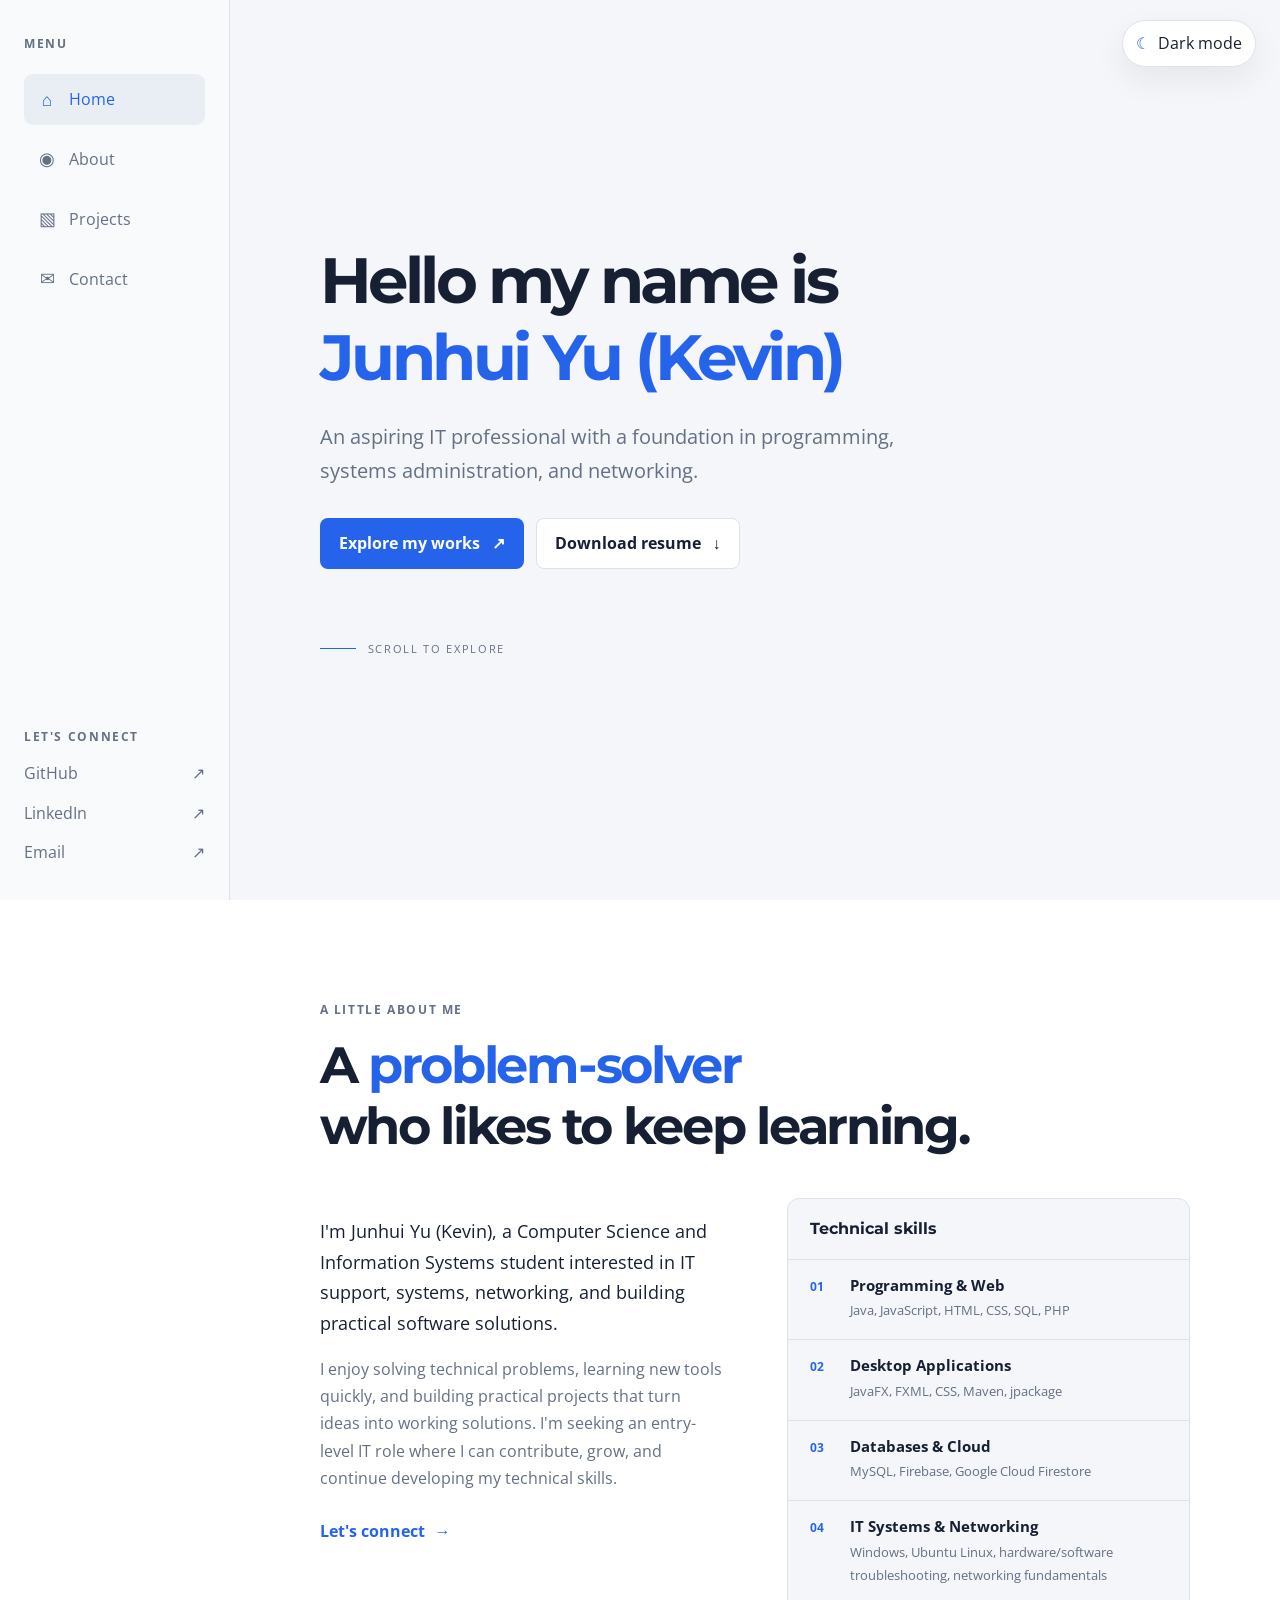
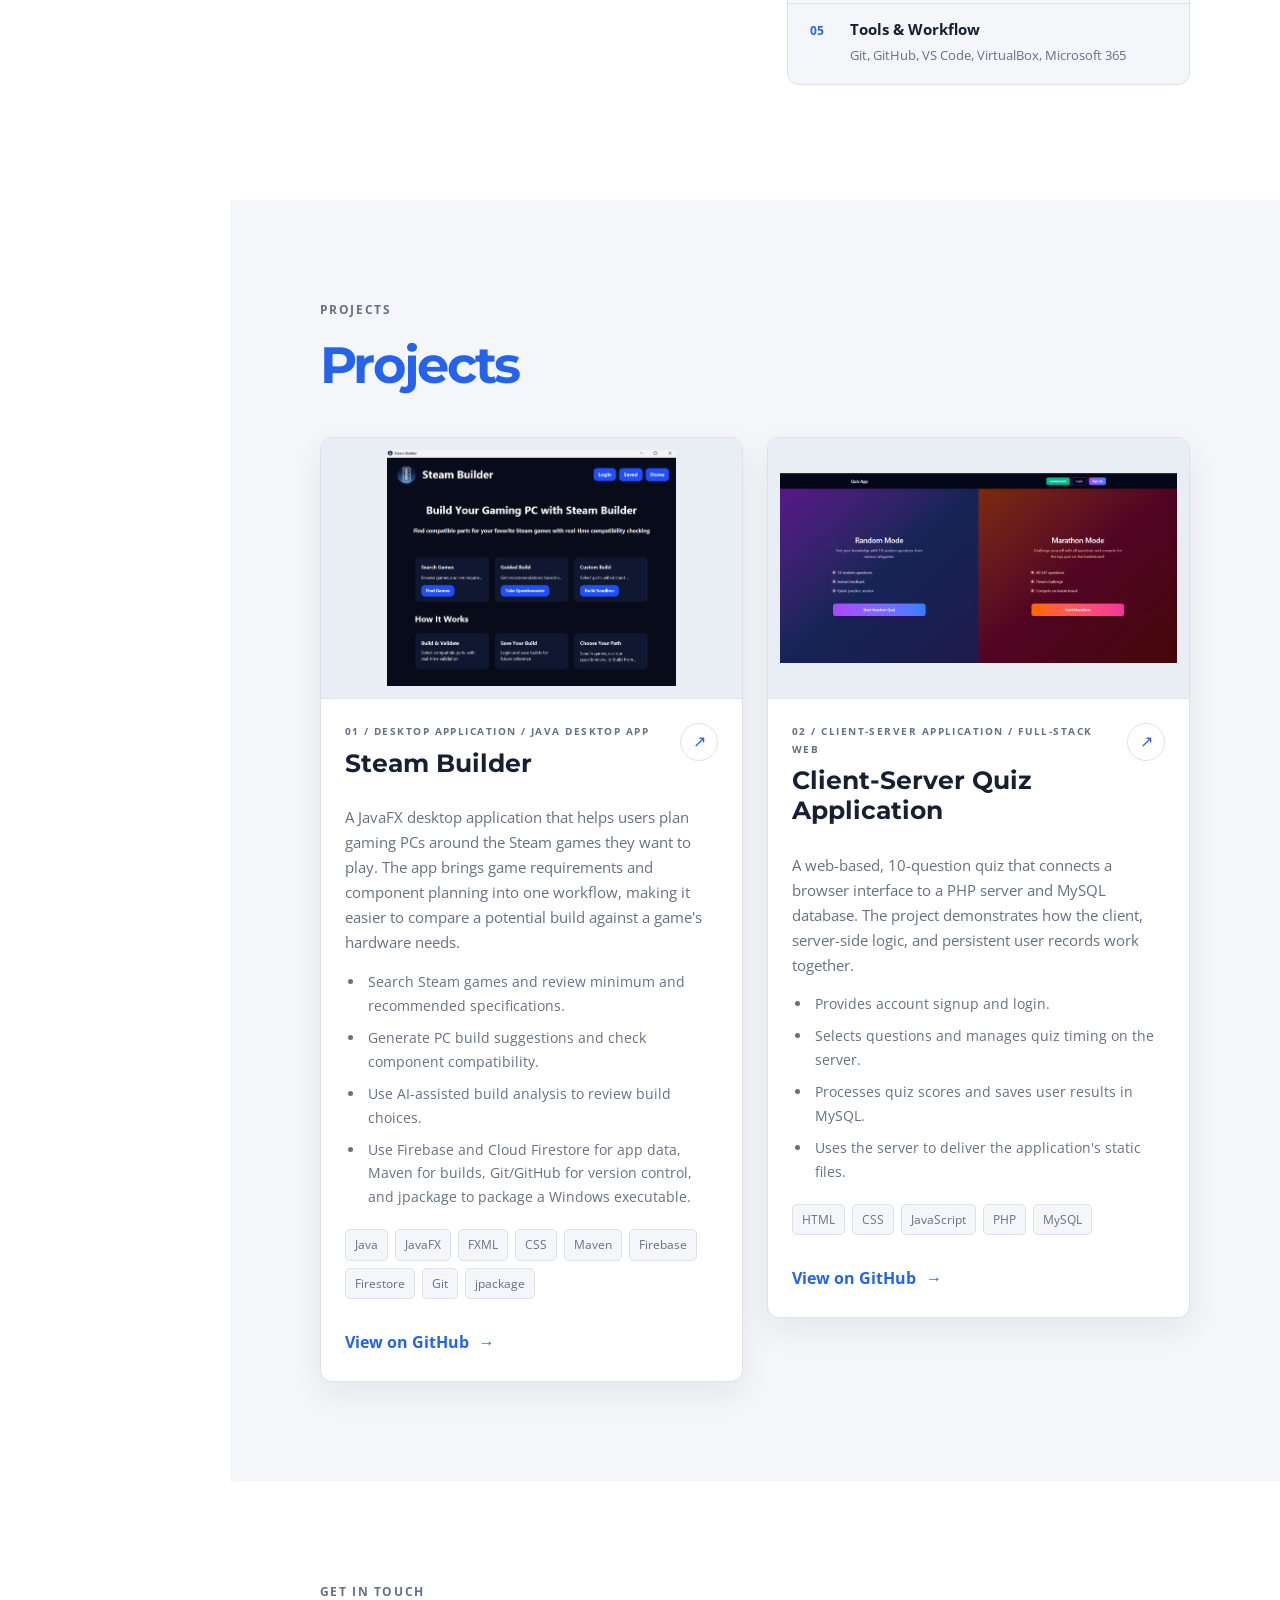
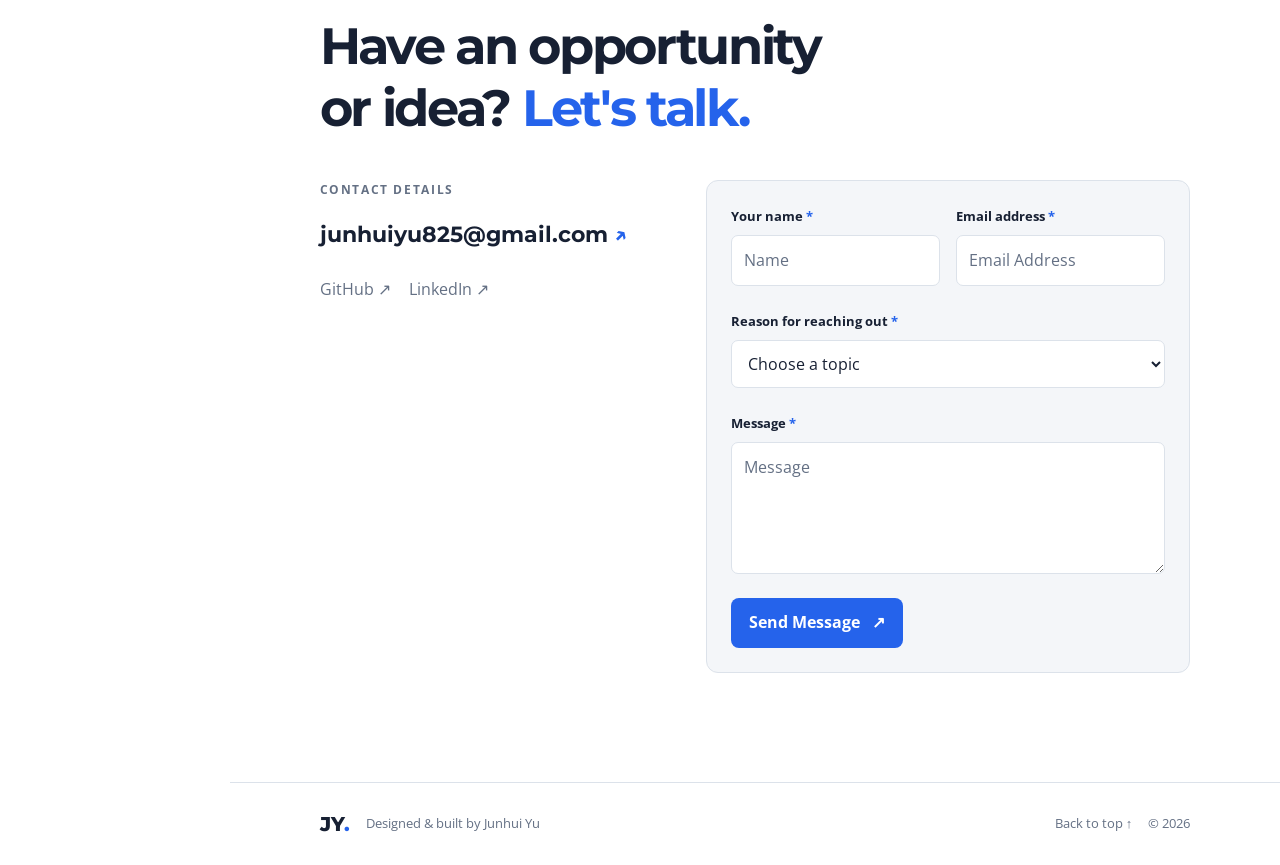
<file: index.html>
<!DOCTYPE html>
<html lang="en">
<head>
  <meta charset="UTF-8">
  <meta name="viewport" content="width=device-width, initial-scale=1.0">
  <meta name="description" content="Junhui Yu's portfolio showcasing IT skills, projects, and professional background.">
  <title>Junhui Yu | IT Portfolio</title>
  <link href="https://fonts.googleapis.com/css2?family=Montserrat:wght@700;800&family=Open+Sans:wght@400;700&display=swap" rel="stylesheet">
  <link rel="stylesheet" href="styles.css">
  <script src="script.js" defer></script>
</head>
<body>
<a class="skip-link" href="#home">Skip to content</a>

<button class="menu-toggle" id="menuToggle" type="button" aria-label="Open navigation menu" aria-controls="sidebar" aria-expanded="false">
  <span></span>
  <span></span>
  <span></span>
</button>

<button class="theme-toggle" id="themeToggle" type="button" aria-label="Switch to dark mode" aria-pressed="false">
  <span class="theme-icon" aria-hidden="true">☾</span>
  <span class="theme-label">Dark mode</span>
</button>

<aside class="sidebar" id="sidebar">
  <div class="sidebar-label">MENU</div>
  <nav class="navigation" aria-label="Main navigation">
    <a href="#home" class="nav-link active"><span class="nav-icon" aria-hidden="true">⌂</span>Home</a>
    <a href="#about" class="nav-link"><span class="nav-icon" aria-hidden="true">◉</span>About</a>
    <a href="#projects" class="nav-link"><span class="nav-icon" aria-hidden="true">▧</span>Projects</a>
    <a href="#contact" class="nav-link"><span class="nav-icon" aria-hidden="true">✉</span>Contact</a>
  </nav>

  <div class="sidebar-bottom">
    <p class="sidebar-label">LET'S CONNECT</p>
    <a href="https://github.com/Yu-J26" target="_blank" rel="noopener noreferrer">GitHub <span aria-hidden="true">↗</span></a>
    <a href="https://www.linkedin.com/in/junhuiyu" target="_blank" rel="noopener noreferrer">LinkedIn <span aria-hidden="true">↗</span></a>
    <a href="mailto:junhuiyu825@gmail.com">Email <span aria-hidden="true">↗</span></a>
  </div>
</aside>

<main class="main-content">
  <section id="home" class="section hero-section" aria-labelledby="hero-title">
    <div class="hero-copy">
      <h1 id="hero-title">Hello my name is<br><span>Junhui Yu (Kevin)</span></h1>
      <p class="hero-description">An aspiring IT professional with a foundation in programming, systems administration, and networking.</p>
      <div class="hero-buttons">
        <a href="#projects" class="button primary-button">Explore my works <span aria-hidden="true">↗</span></a>
        <a href="Junhui%20Yu%20Resume.pdf" class="button secondary-button" download="Junhui-Yu-Resume.pdf" aria-label="Download Junhui Yu resume as a PDF">Download resume <span aria-hidden="true">↓</span></a>
      </div>
    </div>
    <a class="scroll-cue" href="#about"><span class="scroll-line"></span>SCROLL TO EXPLORE</a>
  </section>

  <section id="about" class="section content-section" aria-labelledby="about-title">
    <div class="section-heading">
      <p class="eyebrow">A LITTLE ABOUT ME</p>
      <h2 id="about-title">A <span>problem-solver</span><br>who likes to keep learning.</h2>
    </div>

    <div class="about-grid">
      <div class="about-text">
        <p class="lead">I'm Junhui Yu (Kevin), a Computer Science and Information Systems student interested in IT support, systems, networking, and building practical software solutions.</p>
        <p>I enjoy solving technical problems, learning new tools quickly, and building practical projects that turn ideas into working solutions. I'm seeking an entry-level IT role where I can contribute, grow, and continue developing my technical skills.</p>
        <a class="text-link" href="#contact">Let's connect <span aria-hidden="true">→</span></a>
      </div>

      <div class="skills-panel">
        <div class="panel-heading">
          <h3>Technical skills</h3>
        </div>
        <div class="skill-row">
          <span class="skill-number">01</span>
          <div>
            <h4>Programming &amp; Web</h4>
            <p>Java, JavaScript, HTML, CSS, SQL, PHP</p>
          </div>
        </div>
        <div class="skill-row">
          <span class="skill-number">02</span>
          <div>
            <h4>Desktop Applications</h4>
            <p>JavaFX, FXML, CSS, Maven, jpackage</p>
          </div>
        </div>
        <div class="skill-row">
          <span class="skill-number">03</span>
          <div>
            <h4>Databases &amp; Cloud</h4>
            <p>MySQL, Firebase, Google Cloud Firestore</p>
          </div>
        </div>
        <div class="skill-row">
          <span class="skill-number">04</span>
          <div>
            <h4>IT Systems &amp; Networking</h4>
            <p>Windows, Ubuntu Linux, hardware/software troubleshooting, networking fundamentals</p>
          </div>
        </div>
        <div class="skill-row">
          <span class="skill-number">05</span>
          <div>
            <h4>Tools &amp; Workflow</h4>
            <p>Git, GitHub, VS Code, VirtualBox, Microsoft 365</p>
          </div>
        </div>
      </div>
    </div>
  </section>

  <section id="projects" class="section content-section projects-section" aria-labelledby="projects-title">
    <div class="section-heading section-heading-row">
      <div>
        <p class="eyebrow">Projects</p>
        <h2 id="projects-title"><span>Projects</span></h2>
      </div>
    </div>

    <div class="project-grid">
      <article class="project-card">
        <div class="project-art">
          <img class="project-screenshot" src="./SteamBuilder.PNG" alt="Screenshot of the Steam Builder desktop application">
        </div>
        <div class="project-info">
          <div class="project-title-row">
            <div>
              <p class="project-type">01 / DESKTOP APPLICATION / JAVA DESKTOP APP</p>
              <h3>Steam Builder</h3>
            </div>
            <a class="project-arrow" href="https://github.com/LoganARay/CSC325-Capstone" target="_blank" rel="noopener noreferrer" aria-label="View Steam Builder on GitHub">↗</a>
          </div>
          <p>A JavaFX desktop application that helps users plan gaming PCs around the Steam games they want to play. The app brings game requirements and component planning into one workflow, making it easier to compare a potential build against a game's hardware needs.</p>
          <ul class="project-feature-list">
            <li>Search Steam games and review minimum and recommended specifications.</li>
            <li>Generate PC build suggestions and check component compatibility.</li>
            <li>Use AI-assisted build analysis to review build choices.</li>
            <li>Use Firebase and Cloud Firestore for app data, Maven for builds, Git/GitHub for version control, and jpackage to package a Windows executable.</li>
          </ul>
          <div class="tag-list">
            <span>Java</span>
            <span>JavaFX</span>
            <span>FXML</span>
            <span>CSS</span>
            <span>Maven</span>
            <span>Firebase</span>
            <span>Firestore</span>
            <span>Git</span>
            <span>jpackage</span>
          </div>
          <a class="text-link" href="https://github.com/LoganARay/CSC325-Capstone" target="_blank" rel="noopener noreferrer">View on GitHub <span aria-hidden="true">→</span></a>
        </div>
      </article>

      <article class="project-card">
        <div class="project-art">
          <img class="project-screenshot" src="./QuizzApp.PNG" alt="Screenshot of the Client-Server Quiz Application">
        </div>
        <div class="project-info">
          <div class="project-title-row">
            <div>
              <p class="project-type">02 / CLIENT-SERVER APPLICATION / FULL-STACK WEB</p>
              <h3>Client-Server Quiz Application</h3>
            </div>
            <a class="project-arrow" href="https://github.com/Yu-J26/quiz-app" target="_blank" rel="noopener noreferrer" aria-label="View Quiz Application on GitHub">↗</a>
          </div>
          <p>A web-based, 10-question quiz that connects a browser interface to a PHP server and MySQL database. The project demonstrates how the client, server-side logic, and persistent user records work together.</p>
          <ul class="project-feature-list">
            <li>Provides account signup and login.</li>
            <li>Selects questions and manages quiz timing on the server.</li>
            <li>Processes quiz scores and saves user results in MySQL.</li>
            <li>Uses the server to deliver the application's static files.</li>
          </ul>
          <div class="tag-list">
            <span>HTML</span>
            <span>CSS</span>
            <span>JavaScript</span>
            <span>PHP</span>
            <span>MySQL</span>
          </div>
          <a class="text-link" href="https://github.com/Yu-J26/quiz-app" target="_blank" rel="noopener noreferrer">View on GitHub <span aria-hidden="true">→</span></a>
        </div>
      </article>
    </div>
  </section>

  <section id="contact" class="section content-section contact-section" aria-labelledby="contact-title">
    <div class="contact-top">
      <div class="section-heading">
        <p class="eyebrow">GET IN TOUCH</p>
        <h2 id="contact-title">Have an opportunity<br>or idea? <span>Let's talk.</span></h2>
      </div>
    </div>

    <div class="contact-grid">
      <div class="contact-details">
        <p class="contact-label">CONTACT DETAILS</p>
        <a class="email-link" href="mailto:junhuiyu825@gmail.com">junhuiyu825@gmail.com <span aria-hidden="true">↗</span></a>
        <div class="contact-socials">
          <a href="https://github.com/Yu-J26" target="_blank" rel="noopener noreferrer">GitHub ↗</a>
          <a href="https://www.linkedin.com/in/junhuiyu" target="_blank" rel="noopener noreferrer">LinkedIn ↗</a>
        </div>
      </div>

      <form id="contactForm" class="contact-form" novalidate>
        <div class="form-row">
          <div class="form-group">
            <label for="name">Your name <span>*</span></label>
            <input id="name" name="name" type="text" autocomplete="name" placeholder="Name" required>
            <small class="error-message" id="nameError"></small>
          </div>
          <div class="form-group">
            <label for="email">Email address <span>*</span></label>
            <input id="email" name="email" type="email" autocomplete="email" placeholder="Email Address" required>
            <small class="error-message" id="emailError"></small>
          </div>
        </div>

        <div class="form-group">
          <label for="reason">Reason for reaching out <span>*</span></label>
          <select id="reason" name="reason" required>
            <option value="">Choose a topic</option>
            <option value="Job opportunity">Job opportunity</option>
            <option value="Internship">Internship</option>
            <option value="Project collaboration">Project collaboration</option>
            <option value="General question">General question</option>
          </select>
          <small class="error-message" id="reasonError"></small>
        </div>

        <div class="form-group">
          <label for="message">Message <span>*</span></label>
          <textarea id="message" name="message" rows="4" placeholder="Message" required></textarea>
          <small class="error-message" id="messageError"></small>
        </div>

        <button type="submit" class="button primary-button submit-button">Send Message <span aria-hidden="true">↗</span></button>
      </form>
    </div>
  </section>

  <footer class="footer">
    <a class="footer-brand" href="#home">JY<span>.</span></a>
    <p>Designed &amp; built by Junhui Yu</p>
    <a href="#home">Back to top ↑</a>
    <span class="footer-year">© <span id="currentYear"></span></span>
  </footer>
</main>
</body>
</html>
</file>
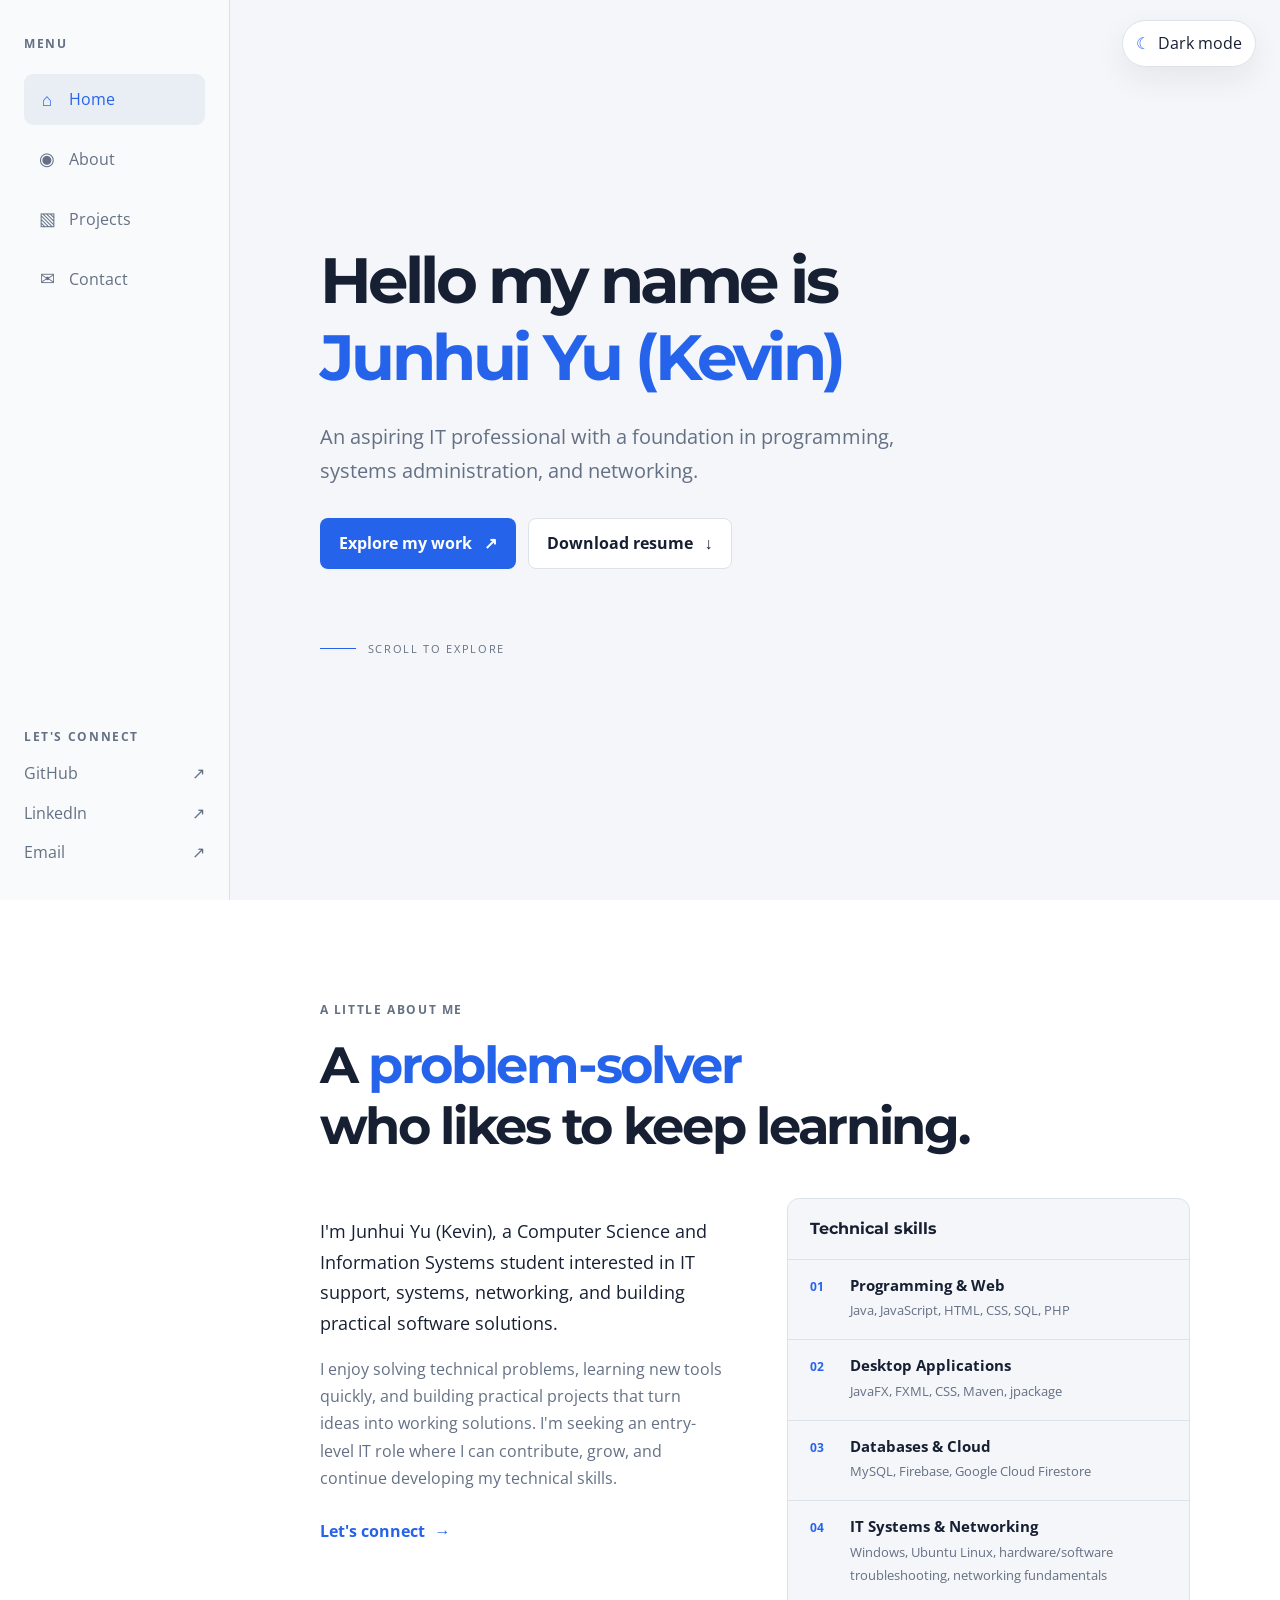
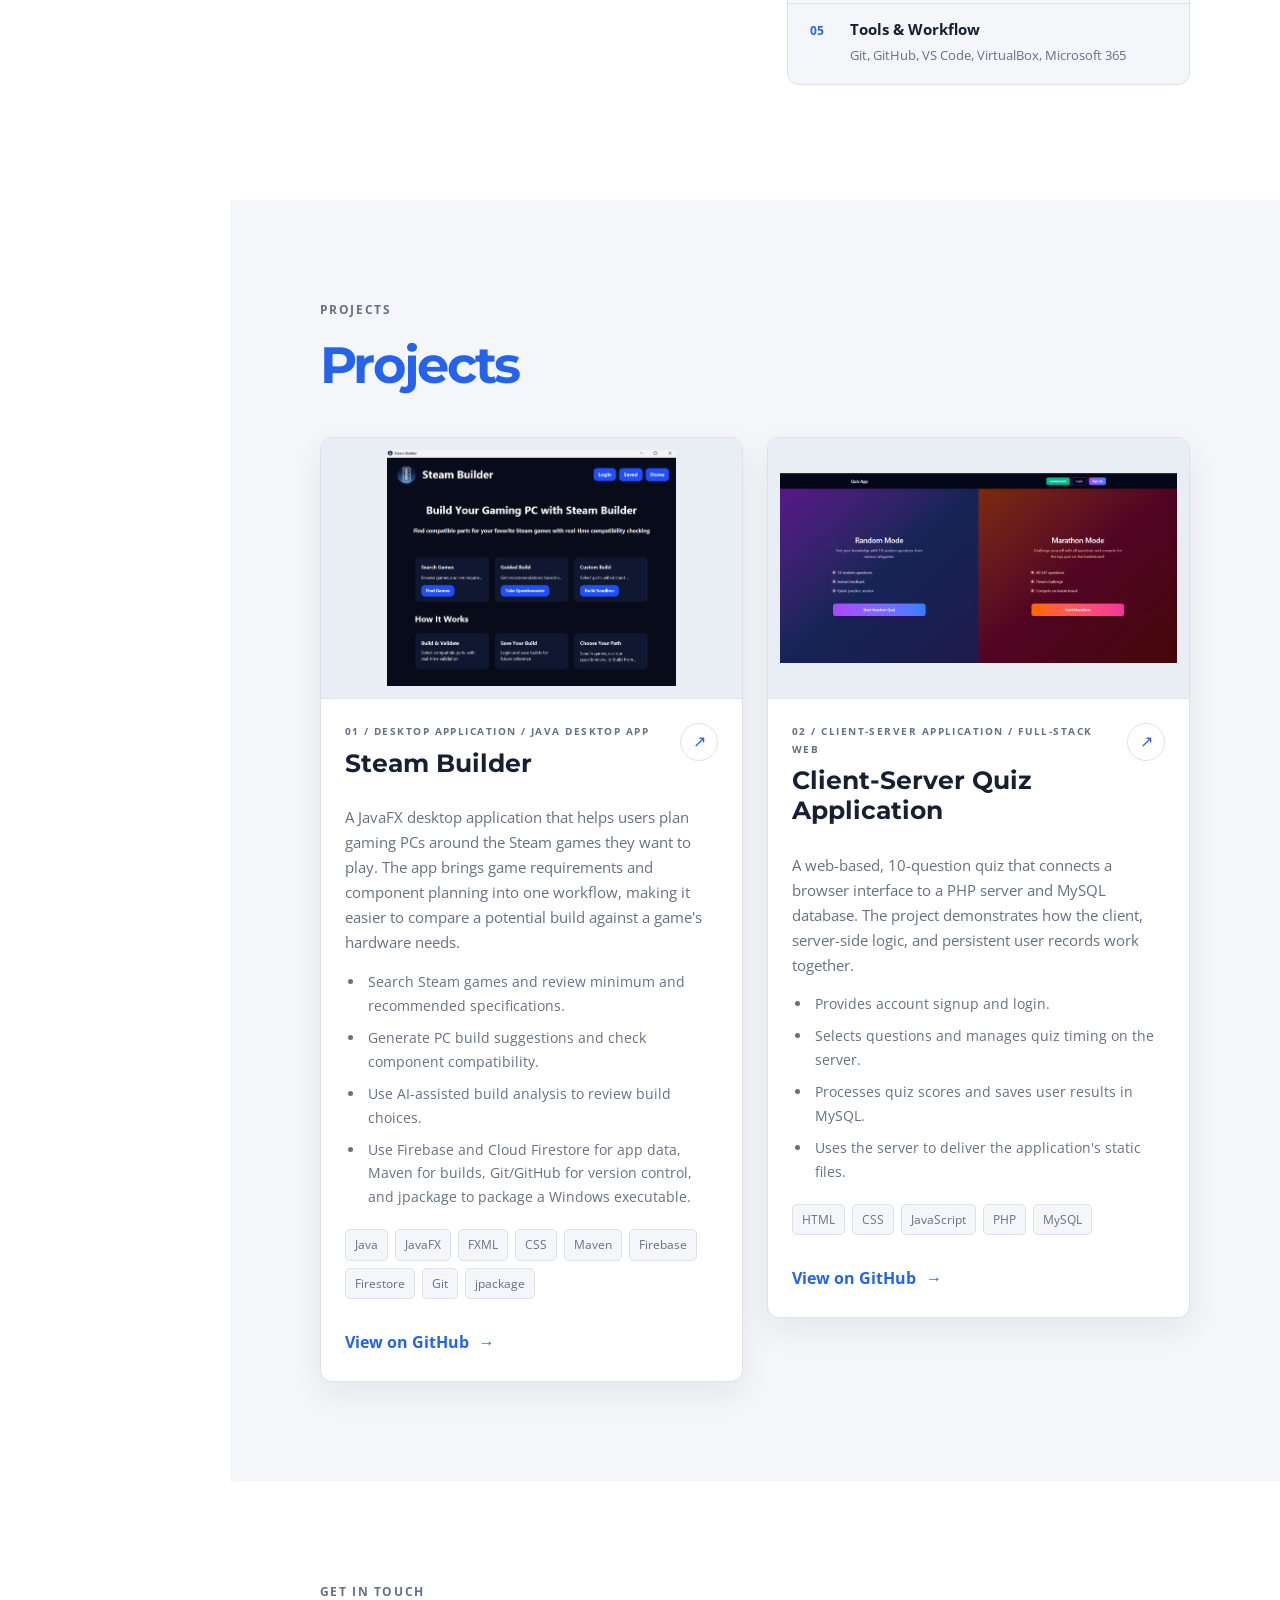
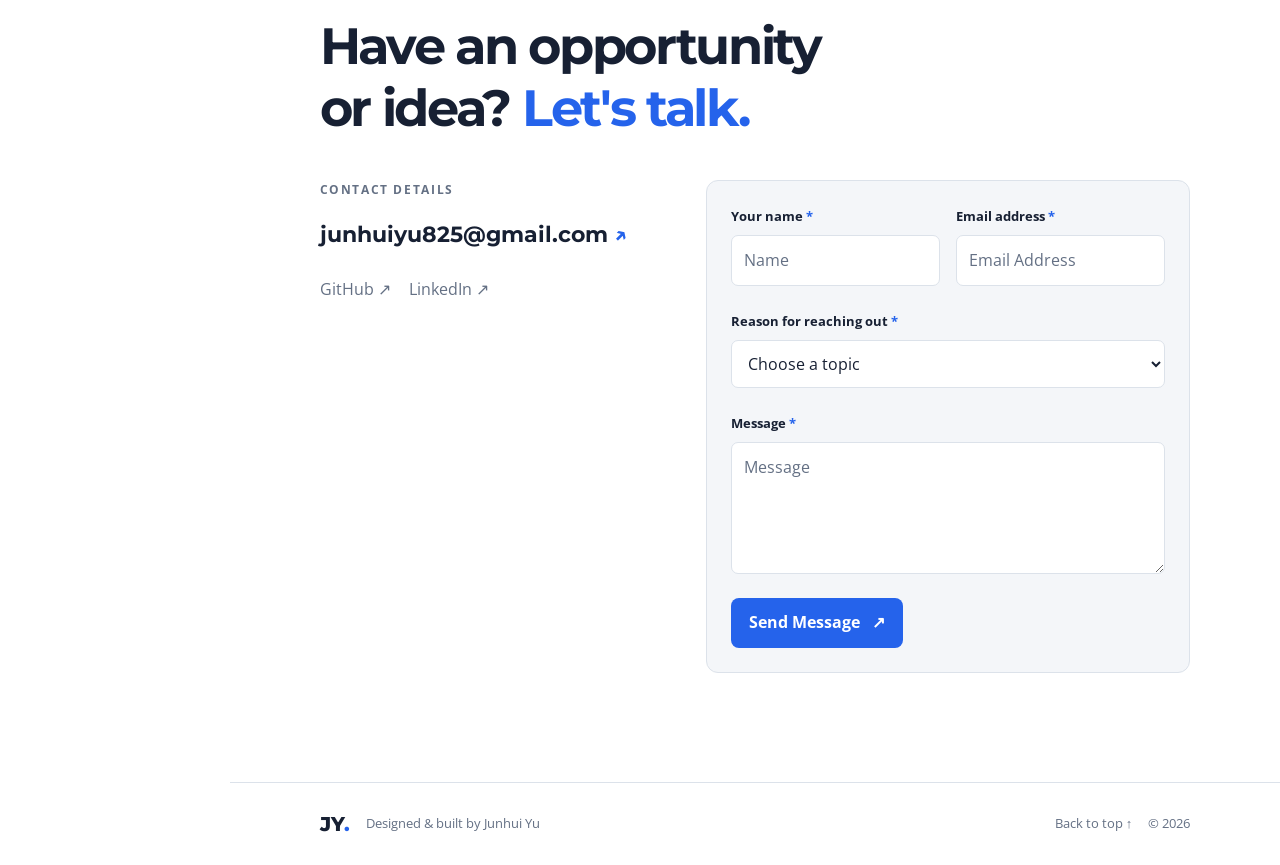
<file: Main.html>
<!DOCTYPE html>
<html lang="en">
<head>
  <meta charset="UTF-8">
  <meta name="viewport" content="width=device-width, initial-scale=1.0">
  <meta name="description" content="Junhui Yu's portfolio showcasing IT skills, projects, and professional background.">
  <title>Junhui Yu | IT Portfolio</title>
  <link href="https://fonts.googleapis.com/css2?family=Montserrat:wght@700;800&family=Open+Sans:wght@400;700&display=swap" rel="stylesheet">
  <link rel="stylesheet" href="styles.css">
  <script src="script.js" defer></script>
</head>
<body>
<a class="skip-link" href="#home">Skip to content</a>

<button class="menu-toggle" id="menuToggle" type="button" aria-label="Open navigation menu" aria-controls="sidebar" aria-expanded="false">
  <span></span>
  <span></span>
  <span></span>
</button>

<button class="theme-toggle" id="themeToggle" type="button" aria-label="Switch to dark mode" aria-pressed="false">
  <span class="theme-icon" aria-hidden="true">☾</span>
  <span class="theme-label">Dark mode</span>
</button>

<aside class="sidebar" id="sidebar">
  <div class="sidebar-label">MENU</div>
  <nav class="navigation" aria-label="Main navigation">
    <a href="#home" class="nav-link active"><span class="nav-icon" aria-hidden="true">⌂</span>Home</a>
    <a href="#about" class="nav-link"><span class="nav-icon" aria-hidden="true">◉</span>About</a>
    <a href="#projects" class="nav-link"><span class="nav-icon" aria-hidden="true">▧</span>Projects</a>
    <a href="#contact" class="nav-link"><span class="nav-icon" aria-hidden="true">✉</span>Contact</a>
  </nav>

  <div class="sidebar-bottom">
    <p class="sidebar-label">LET'S CONNECT</p>
    <a href="https://github.com/Yu-J26" target="_blank" rel="noopener noreferrer">GitHub <span aria-hidden="true">↗</span></a>
    <a href="https://www.linkedin.com/in/junhuiyu" target="_blank" rel="noopener noreferrer">LinkedIn <span aria-hidden="true">↗</span></a>
    <a href="mailto:junhuiyu825@gmail.com">Email <span aria-hidden="true">↗</span></a>
  </div>
</aside>

<main class="main-content">
  <section id="home" class="section hero-section" aria-labelledby="hero-title">
    <div class="hero-copy">
      <h1 id="hero-title">Hello my name is<br><span>Junhui Yu (Kevin)</span></h1>
      <p class="hero-description">An aspiring IT professional with a foundation in programming, systems administration, and networking.</p>
      <div class="hero-buttons">
        <a href="#projects" class="button primary-button">Explore my work <span aria-hidden="true">↗</span></a>
        <a href="Junhui%20Yu%20Resume.pdf" class="button secondary-button" download="Junhui-Yu-Resume.pdf" aria-label="Download Junhui Yu resume as a PDF">Download resume <span aria-hidden="true">↓</span></a>
      </div>
    </div>
    <a class="scroll-cue" href="#about"><span class="scroll-line"></span>SCROLL TO EXPLORE</a>
  </section>

  <section id="about" class="section content-section" aria-labelledby="about-title">
    <div class="section-heading">
      <p class="eyebrow">A LITTLE ABOUT ME</p>
      <h2 id="about-title">A <span>problem-solver</span><br>who likes to keep learning.</h2>
    </div>

    <div class="about-grid">
      <div class="about-text">
        <p class="lead">I'm Junhui Yu (Kevin), a Computer Science and Information Systems student interested in IT support, systems, networking, and building practical software solutions.</p>
        <p>I enjoy solving technical problems, learning new tools quickly, and building practical projects that turn ideas into working solutions. I'm seeking an entry-level IT role where I can contribute, grow, and continue developing my technical skills.</p>
        <a class="text-link" href="#contact">Let's connect <span aria-hidden="true">→</span></a>
      </div>

      <div class="skills-panel">
        <div class="panel-heading">
          <h3>Technical skills</h3>
        </div>
        <div class="skill-row">
          <span class="skill-number">01</span>
          <div>
            <h4>Programming &amp; Web</h4>
            <p>Java, JavaScript, HTML, CSS, SQL, PHP</p>
          </div>
        </div>
        <div class="skill-row">
          <span class="skill-number">02</span>
          <div>
            <h4>Desktop Applications</h4>
            <p>JavaFX, FXML, CSS, Maven, jpackage</p>
          </div>
        </div>
        <div class="skill-row">
          <span class="skill-number">03</span>
          <div>
            <h4>Databases &amp; Cloud</h4>
            <p>MySQL, Firebase, Google Cloud Firestore</p>
          </div>
        </div>
        <div class="skill-row">
          <span class="skill-number">04</span>
          <div>
            <h4>IT Systems &amp; Networking</h4>
            <p>Windows, Ubuntu Linux, hardware/software troubleshooting, networking fundamentals</p>
          </div>
        </div>
        <div class="skill-row">
          <span class="skill-number">05</span>
          <div>
            <h4>Tools &amp; Workflow</h4>
            <p>Git, GitHub, VS Code, VirtualBox, Microsoft 365</p>
          </div>
        </div>
      </div>
    </div>
  </section>

  <section id="projects" class="section content-section projects-section" aria-labelledby="projects-title">
    <div class="section-heading section-heading-row">
      <div>
        <p class="eyebrow">Projects</p>
        <h2 id="projects-title"><span>Projects</span></h2>
      </div>
    </div>

    <div class="project-grid">
      <article class="project-card">
        <div class="project-art">
          <img class="project-screenshot" src="./SteamBuilder.PNG" alt="Screenshot of the Steam Builder desktop application">
        </div>
        <div class="project-info">
          <div class="project-title-row">
            <div>
              <p class="project-type">01 / DESKTOP APPLICATION / JAVA DESKTOP APP</p>
              <h3>Steam Builder</h3>
            </div>
            <a class="project-arrow" href="https://github.com/LoganARay/CSC325-Capstone" target="_blank" rel="noopener noreferrer" aria-label="View Steam Builder on GitHub">↗</a>
          </div>
          <p>A JavaFX desktop application that helps users plan gaming PCs around the Steam games they want to play. The app brings game requirements and component planning into one workflow, making it easier to compare a potential build against a game's hardware needs.</p>
          <ul class="project-feature-list">
            <li>Search Steam games and review minimum and recommended specifications.</li>
            <li>Generate PC build suggestions and check component compatibility.</li>
            <li>Use AI-assisted build analysis to review build choices.</li>
            <li>Use Firebase and Cloud Firestore for app data, Maven for builds, Git/GitHub for version control, and jpackage to package a Windows executable.</li>
          </ul>
          <div class="tag-list">
            <span>Java</span>
            <span>JavaFX</span>
            <span>FXML</span>
            <span>CSS</span>
            <span>Maven</span>
            <span>Firebase</span>
            <span>Firestore</span>
            <span>Git</span>
            <span>jpackage</span>
          </div>
          <a class="text-link" href="https://github.com/LoganARay/CSC325-Capstone" target="_blank" rel="noopener noreferrer">View on GitHub <span aria-hidden="true">→</span></a>
        </div>
      </article>

      <article class="project-card">
        <div class="project-art">
          <img class="project-screenshot" src="./QuizzApp.PNG" alt="Screenshot of the Client-Server Quiz Application">
        </div>
        <div class="project-info">
          <div class="project-title-row">
            <div>
              <p class="project-type">02 / CLIENT-SERVER APPLICATION / FULL-STACK WEB</p>
              <h3>Client-Server Quiz Application</h3>
            </div>
            <a class="project-arrow" href="https://github.com/Yu-J26/quiz-app" target="_blank" rel="noopener noreferrer" aria-label="View Quiz Application on GitHub">↗</a>
          </div>
          <p>A web-based, 10-question quiz that connects a browser interface to a PHP server and MySQL database. The project demonstrates how the client, server-side logic, and persistent user records work together.</p>
          <ul class="project-feature-list">
            <li>Provides account signup and login.</li>
            <li>Selects questions and manages quiz timing on the server.</li>
            <li>Processes quiz scores and saves user results in MySQL.</li>
            <li>Uses the server to deliver the application's static files.</li>
          </ul>
          <div class="tag-list">
            <span>HTML</span>
            <span>CSS</span>
            <span>JavaScript</span>
            <span>PHP</span>
            <span>MySQL</span>
          </div>
          <a class="text-link" href="https://github.com/Yu-J26/quiz-app" target="_blank" rel="noopener noreferrer">View on GitHub <span aria-hidden="true">→</span></a>
        </div>
      </article>
    </div>
  </section>

  <section id="contact" class="section content-section contact-section" aria-labelledby="contact-title">
    <div class="contact-top">
      <div class="section-heading">
        <p class="eyebrow">GET IN TOUCH</p>
        <h2 id="contact-title">Have an opportunity<br>or idea? <span>Let's talk.</span></h2>
      </div>
    </div>

    <div class="contact-grid">
      <div class="contact-details">
        <p class="contact-label">CONTACT DETAILS</p>
        <a class="email-link" href="mailto:junhuiyu825@gmail.com">junhuiyu825@gmail.com <span aria-hidden="true">↗</span></a>
        <div class="contact-socials">
          <a href="https://github.com/Yu-J26" target="_blank" rel="noopener noreferrer">GitHub ↗</a>
          <a href="https://www.linkedin.com/in/junhuiyu" target="_blank" rel="noopener noreferrer">LinkedIn ↗</a>
        </div>
      </div>

      <form id="contactForm" class="contact-form" novalidate>
        <div class="form-row">
          <div class="form-group">
            <label for="name">Your name <span>*</span></label>
            <input id="name" name="name" type="text" autocomplete="name" placeholder="Name" required>
            <small class="error-message" id="nameError"></small>
          </div>
          <div class="form-group">
            <label for="email">Email address <span>*</span></label>
            <input id="email" name="email" type="email" autocomplete="email" placeholder="Email Address" required>
            <small class="error-message" id="emailError"></small>
          </div>
        </div>

        <div class="form-group">
          <label for="reason">Reason for reaching out <span>*</span></label>
          <select id="reason" name="reason" required>
            <option value="">Choose a topic</option>
            <option value="Job opportunity">Job opportunity</option>
            <option value="Internship">Internship</option>
            <option value="Project collaboration">Project collaboration</option>
            <option value="General question">General question</option>
          </select>
          <small class="error-message" id="reasonError"></small>
        </div>

        <div class="form-group">
          <label for="message">Message <span>*</span></label>
          <textarea id="message" name="message" rows="4" placeholder="Message" required></textarea>
          <small class="error-message" id="messageError"></small>
        </div>

        <button type="submit" class="button primary-button submit-button">Send Message <span aria-hidden="true">↗</span></button>
      </form>
    </div>
  </section>

  <footer class="footer">
    <a class="footer-brand" href="#home">JY<span>.</span></a>
    <p>Designed &amp; built by Junhui Yu</p>
    <a href="#home">Back to top ↑</a>
    <span class="footer-year">© <span id="currentYear"></span></span>
  </footer>
</main>
</body>
</html>
</file>
<file: styles.css>
:root {
    color-scheme: light;
    --bg: #ffffff;
    --surface: #f4f6f9;
    --surface-strong: #e9eef5;
    --text: #172033;
    --muted: #647084;
    --accent: #2563eb;
    --accent-hover: #1d4ed8;
    --border: #dce2ea;
    --sidebar: #f8fafc;
    --shadow: 0 12px 32px rgba(23, 32, 51, .07);
    --sidebar-width: 230px;
}

* { box-sizing: border-box; }
html { scroll-behavior: smooth; scroll-padding-top: 28px; }
body {
    margin: 0;
    background: var(--bg);
    color: var(--text);
    font-family: "Open Sans", sans-serif;
    line-height: 1.7;
    transition: background .2s ease, color .2s ease;
}

body.dark-mode {
    color-scheme: dark;
    --bg: #101827;
    --surface: #172235;
    --surface-strong: #223149;
    --text: #edf2fa;
    --muted: #aab7ca;
    --accent: #7aa7ff;
    --accent-hover: #a0bdff;
    --border: #2b3a50;
    --sidebar: #121d2d;
    --shadow: 0 12px 32px rgba(0, 0, 0, .2);
}

button, input, select, textarea { font: inherit; }
a { color: inherit; }
a:focus-visible,
button:focus-visible,
input:focus-visible,
select:focus-visible,
textarea:focus-visible {
    outline: 3px solid var(--accent);
    outline-offset: 3px;
}

.skip-link {
    position: fixed;
    top: 10px;
    left: 10px;
    z-index: 1000;
    padding: 10px 14px;
    background: var(--bg);
    color: var(--text);
    border: 1px solid var(--border);
    border-radius: 8px;
    transform: translateY(-150%);
}
.skip-link:focus { transform: translateY(0); }

.sidebar {
    position: fixed;
    inset: 0 auto 0 0;
    z-index: 50;
    display: flex;
    flex-direction: column;
    width: var(--sidebar-width);
    padding: 34px 24px;
    background: var(--sidebar);
    border-right: 1px solid var(--border);
}

.sidebar-label,
.eyebrow,
.project-type,
.contact-label {
    margin: 0;
    color: var(--muted);
    font-size: .72rem;
    font-weight: 700;
    letter-spacing: .14em;
    text-transform: uppercase;
}
.navigation { display: grid; gap: 8px; margin-top: 20px; }
.nav-link {
    display: flex;
    align-items: center;
    gap: 12px;
    padding: 11px 13px;
    color: var(--muted);
    text-decoration: none;
    border-radius: 9px;
    transition: .2s ease;
}
.nav-link:hover,
.nav-link.active { color: var(--accent); background: var(--surface-strong); }
.nav-icon { width: 20px; text-align: center; font-size: 1.1rem; }
.sidebar-bottom { display: grid; gap: 12px; margin-top: auto; }
.sidebar-bottom .sidebar-label { margin-bottom: 2px; }
.sidebar-bottom a { color: var(--muted); text-decoration: none; }
.sidebar-bottom a:hover { color: var(--accent); }
.sidebar-bottom a span { float: right; }

.main-content { margin-left: var(--sidebar-width); }
.section { min-height: 100vh; padding: 100px clamp(28px, 7vw, 100px); }
.hero-section {
    display: flex;
    flex-direction: column;
    justify-content: center;
    position: relative;
    background: var(--surface);
}
.hero-copy { max-width: 850px; }
h1, h2, h3, h4 {
    margin-top: 0;
    font-family: Montserrat, sans-serif;
    line-height: 1.2;
}
h1 { margin-bottom: 24px; font-size: clamp(2.5rem, 5vw, 5rem); letter-spacing: -.055em; }
h1 span, h2 span { color: var(--accent); }
.hero-description { max-width: 620px; margin: 0; color: var(--muted); font-size: clamp(1.05rem, 1.7vw, 1.25rem); }
.hero-buttons { display: flex; flex-wrap: wrap; gap: 12px; margin-top: 30px; }
.button {
    display: inline-flex;
    align-items: center;
    justify-content: center;
    gap: 12px;
    min-height: 46px;
    padding: 11px 18px;
    border: 1px solid transparent;
    border-radius: 8px;
    font-weight: 700;
    text-decoration: none;
    cursor: pointer;
    transition: .2s ease;
}
.primary-button { color: #fff; background: #2563eb; }
.primary-button:hover { background: #1d4ed8; transform: translateY(-1px); }
.secondary-button { color: var(--text); background: var(--bg); border-color: var(--border); }
.secondary-button:hover { border-color: var(--accent); color: var(--accent); }
.scroll-cue { display: inline-flex; align-items: center; gap: 12px; margin-top: 70px; color: var(--muted); font-size: .7rem; letter-spacing: .15em; text-decoration: none; }
.scroll-line { width: 36px; height: 1px; background: var(--accent); }

.content-section { background: var(--bg); }
.section-heading { max-width: 780px; margin-bottom: 42px; }
.eyebrow { margin-bottom: 14px; }
h2 { margin-bottom: 0; font-size: clamp(2rem, 4vw, 3.5rem); letter-spacing: -.045em; }
.about-grid { display: grid; grid-template-columns: minmax(0, 1fr) minmax(320px, 1fr); gap: clamp(28px, 5vw, 68px); align-items: start; }
.about-text p { color: var(--muted); }
.about-text .lead { color: var(--text); font-size: 1.12rem; }
.text-link { display: inline-flex; align-items: center; gap: 10px; margin-top: 10px; color: var(--accent); font-weight: 700; text-decoration: none; }
.text-link:hover { color: var(--accent-hover); }
.skills-panel { overflow: hidden; border: 1px solid var(--border); border-radius: 12px; background: var(--surface); }
.panel-heading { display: flex; align-items: center; justify-content: space-between; padding: 20px 22px; border-bottom: 1px solid var(--border); }
.panel-heading h3 { margin: 0; font-size: 1rem; }
.skill-row { display: grid; grid-template-columns: 28px 1fr 14px; gap: 12px; align-items: start; padding: 17px 22px; border-bottom: 1px solid var(--border); }
.skill-row:last-child { border-bottom: 0; }
.skill-number { color: var(--accent); font-size: .75rem; font-weight: 700; }
.skill-row h4 { margin: 0 0 5px; font-family: "Open Sans", sans-serif; font-size: .92rem; }
.skill-row p { margin: 0; color: var(--muted); font-size: .84rem; }

.projects-section { background: var(--surface); }
.section-heading-row { display: flex; align-items: end; justify-content: space-between; }
.project-grid { display: grid; grid-template-columns: repeat(2, minmax(0, 1fr)); gap: 24px; align-items: start; }
.project-card { overflow: hidden; background: var(--bg); border: 1px solid var(--border); border-radius: 12px; box-shadow: var(--shadow); }
.project-art { position: relative; display: flex; align-items: center; justify-content: center; min-height: 230px; overflow: hidden; background: var(--surface-strong); border-bottom: 1px solid var(--border); }
.project-screenshot { display: block; width: 100%; height: 260px; object-fit: contain; padding: 12px; }
.project-info { padding: 24px; }
.project-title-row { display: flex; align-items: start; justify-content: space-between; gap: 14px; }
.project-type { margin-bottom: 8px; font-size: .65rem; }
.project-info h3 { margin-bottom: 12px; font-size: clamp(1.2rem, 2vw, 1.55rem); }
.project-arrow { display: grid; flex: 0 0 38px; place-items: center; width: 38px; height: 38px; border: 1px solid var(--border); border-radius: 50%; color: var(--accent); text-decoration: none; }
.project-arrow:hover { background: var(--surface); }
.project-info > p:not(.project-type) { color: var(--muted); font-size: .92rem; }
.project-feature-list { padding-left: 20px; color: var(--muted); font-size: .88rem; }
.project-feature-list li { margin: 8px 0; padding-left: 3px; }
.tag-list { display: flex; flex-wrap: wrap; gap: 7px; margin: 20px 0; }
.tag-list span { padding: 5px 9px; color: var(--muted); background: var(--surface); border: 1px solid var(--border); border-radius: 5px; font-size: .72rem; }

.contact-section { background: var(--bg); }
.contact-grid { display: grid; grid-template-columns: minmax(0, .8fr) minmax(0, 1.2fr); gap: clamp(28px, 5vw, 70px); }
.contact-label { margin-bottom: 16px; }
.email-link { display: inline-block; overflow-wrap: anywhere; color: var(--text); font-family: Montserrat, sans-serif; font-size: clamp(1rem, 2vw, 1.35rem); font-weight: 700; text-decoration: none; }
.email-link span { color: var(--accent); }
.contact-socials { display: flex; flex-wrap: wrap; gap: 18px; margin-top: 24px; }
.contact-socials a { color: var(--muted); text-decoration: none; }
.contact-socials a:hover { color: var(--accent); }
.contact-form { padding: 24px; background: var(--surface); border: 1px solid var(--border); border-radius: 12px; }
.form-row { display: grid; grid-template-columns: repeat(2, minmax(0, 1fr)); gap: 16px; }
.form-group { display: flex; flex-direction: column; gap: 7px; margin-bottom: 17px; }
.form-group label { font-size: .84rem; font-weight: 700; }
.form-group label span { color: var(--accent); }
.form-group input, .form-group select, .form-group textarea { width: 100%; padding: 11px 12px; color: var(--text); background: var(--bg); border: 1px solid var(--border); border-radius: 7px; }
.form-group textarea { resize: vertical; }
.form-group input::placeholder, .form-group textarea::placeholder { color: var(--muted); }
.error-message { min-height: 0; color: #dc2626; font-size: .78rem; }
.error-message:not(:empty) { min-height: 1em; }
.submit-button { border: 0; }
.form-status { margin: 14px 0 0; color: var(--muted); font-size: .88rem; }

.footer { display: flex; flex-wrap: wrap; align-items: center; gap: 16px; padding: 24px clamp(28px, 7vw, 100px); border-top: 1px solid var(--border); color: var(--muted); font-size: .82rem; }
.footer-brand { color: var(--text); font-family: Montserrat, sans-serif; font-size: 1.25rem; font-weight: 800; text-decoration: none; }
.footer-brand span { color: var(--accent); }
.footer p { margin: 0 auto 0 0; }
.footer > a:not(.footer-brand) { text-decoration: none; }
.footer-year { white-space: nowrap; }

.menu-toggle { display: none; }
.theme-toggle { position: fixed; top: 20px; right: 24px; z-index: 70; display: inline-flex; align-items: center; gap: 8px; padding: 9px 13px; color: var(--text); background: var(--bg); border: 1px solid var(--border); border-radius: 999px; box-shadow: var(--shadow); cursor: pointer; }
.theme-icon { color: var(--accent); }

@media (max-width: 1050px) {
    :root { --sidebar-width: 200px; }
    .section { padding: 80px 36px; }
    .about-grid, .contact-grid { grid-template-columns: 1fr; }
    .project-grid { grid-template-columns: 1fr; }
    .project-screenshot { height: 300px; }
}

@media (max-width: 700px) {
    :root { --sidebar-width: 0px; }
    .sidebar { width: 260px; transform: translateX(-105%); transition: transform .25s ease; box-shadow: var(--shadow); }
    body.menu-open .sidebar { transform: translateX(0); }
    .main-content { margin-left: 0; }
    .section { min-height: auto; padding: 86px 22px 64px; }
    .hero-section { min-height: 100svh; padding-top: 120px; }
    h1 { font-size: clamp(2.35rem, 11vw, 3.7rem); }
    h2 { font-size: clamp(2rem, 9vw, 3rem); }
    .menu-toggle { position: fixed; top: 18px; left: 18px; z-index: 80; display: flex; flex-direction: column; justify-content: center; gap: 5px; width: 43px; height: 43px; padding: 10px; background: var(--bg); border: 1px solid var(--border); border-radius: 9px; cursor: pointer; }
    .menu-toggle span { display: block; height: 2px; width: 100%; background: var(--text); }
    .theme-toggle { top: 18px; right: 16px; padding: 9px 11px; font-size: .82rem; }
    .scroll-cue { margin-top: 48px; }
    .form-row { grid-template-columns: 1fr; gap: 0; }
    .project-info { padding: 20px; }
    .project-screenshot { height: 230px; }
    .footer { padding: 22px; }
}

@media (prefers-reduced-motion: reduce) {
    *, *::before, *::after {
        scroll-behavior: auto !important;
        transition-duration: .01ms !important;
        animation-duration: .01ms !important;
    }
}
</file>
